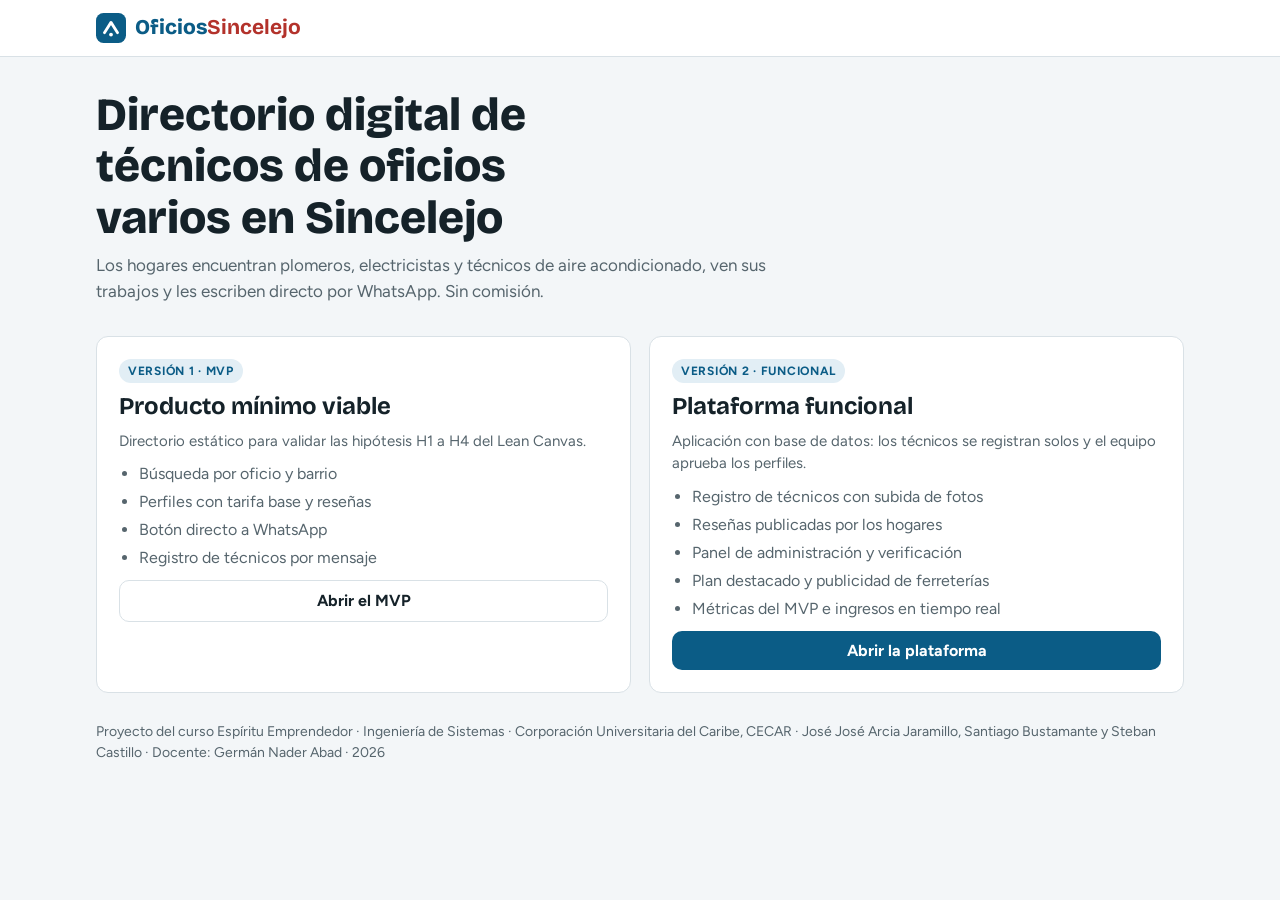
<file: index.html>
<!doctype html>
<html lang="es">
<head>
<meta charset="utf-8">
<meta name="viewport" content="width=device-width,initial-scale=1,viewport-fit=cover">
<title>OficiosSincelejo</title>
<meta name="description" content="Directorio digital de técnicos de oficios varios en Sincelejo. Proyecto de Espíritu Emprendedor, Ingeniería de Sistemas, CECAR.">
<link rel="preconnect" href="https://fonts.googleapis.com">
<link rel="stylesheet" href="https://fonts.googleapis.com/css2?family=Bricolage+Grotesque:opsz,wght@12..96,600;12..96,800&family=Figtree:wght@400;500;600;700&display=swap">
<link rel="stylesheet" href="app/css/styles.css">
<style>
  .cards{display:grid;grid-template-columns:repeat(auto-fit,minmax(280px,1fr));gap:18px;margin-top:26px}
  .v{background:var(--surface);border:1px solid var(--line);border-radius:var(--r);padding:22px;display:grid;gap:10px;align-content:start}
  .v h2{font-size:24px}
  .v ul{margin:0;padding-left:20px;color:var(--muted);display:grid;gap:4px}
  .tag{justify-self:start;font-size:12px;font-weight:700;letter-spacing:.06em;text-transform:uppercase;padding:3px 9px;border-radius:999px;background:var(--sucre-soft);color:var(--sucre)}
  .team{margin-top:28px;color:var(--muted);font-size:14px}
</style>
</head>
<body>
<header class="top"><div class="wrap topbar">
  <span class="brand"><svg width="30" height="30" viewBox="0 0 32 32" aria-hidden="true"><rect width="32" height="32" rx="8" fill="currentColor"/><path d="M9 21l7-11 7 11" stroke="#fff" stroke-width="3" fill="none" stroke-linecap="round" stroke-linejoin="round"/><circle cx="16" cy="23" r="2" fill="#fff"/></svg><span>Oficios<b>Sincelejo</b></span></span>
</div></header>
<main><div class="wrap">
  <div class="hero" style="padding-top:10px">
    <h1>Directorio digital de técnicos de oficios varios en Sincelejo</h1>
    <p>Los hogares encuentran plomeros, electricistas y técnicos de aire acondicionado, ven sus trabajos y les escriben directo por WhatsApp. Sin comisión.</p>
  </div>
  <div class="cards">
    <section class="v">
      <span class="tag">Versión 1 · MVP</span>
      <h2>Producto mínimo viable</h2>
      <p class="note" style="font-size:15px">Directorio estático para validar las hipótesis H1 a H4 del Lean Canvas.</p>
      <ul><li>Búsqueda por oficio y barrio</li><li>Perfiles con tarifa base y reseñas</li><li>Botón directo a WhatsApp</li><li>Registro de técnicos por mensaje</li></ul>
      <a class="btn btn-ghost" href="mvp/index.html">Abrir el MVP</a>
    </section>
    <section class="v">
      <span class="tag">Versión 2 · Funcional</span>
      <h2>Plataforma funcional</h2>
      <p class="note" style="font-size:15px">Aplicación con base de datos: los técnicos se registran solos y el equipo aprueba los perfiles.</p>
      <ul><li>Registro de técnicos con subida de fotos</li><li>Reseñas publicadas por los hogares</li><li>Panel de administración y verificación</li><li>Plan destacado y publicidad de ferreterías</li><li>Métricas del MVP e ingresos en tiempo real</li></ul>
      <a class="btn btn-pri" href="app/index.html">Abrir la plataforma</a>
    </section>
  </div>
  <p class="team">Proyecto del curso Espíritu Emprendedor · Ingeniería de Sistemas · Corporación Universitaria del Caribe, CECAR · José José Arcia Jaramillo, Santiago Bustamante y Steban Castillo · Docente: Germán Nader Abad · 2026</p>
</div></main>
</body>
</html>
</file>
<file: app/css/styles.css>
/* OficiosSincelejo · hoja de estilos de la app funcional */
:root{
  --bg:#F3F6F8; --surface:#FFFFFF; --ink:#152229; --muted:#56656D; --line:#D9E1E6;
  --sucre:#0B5C86; --sucre-soft:#E2EEF5; --corozo:#B3322B; --corozo-soft:#FBE9E7; --wa:#1E8A4B; --wa-ink:#FFFFFF; --star:#C98A0C;
  --ok-soft:#E3F3E9; --warn-soft:#FFF4D6; --warn-ink:#6B4B00;
  --display:"Bricolage Grotesque","Trebuchet MS",system-ui,sans-serif;
  --body:"Figtree","Segoe UI",system-ui,sans-serif;
  --r:12px;
}
@media (prefers-color-scheme: dark){:root:not([data-theme="light"]){
  --bg:#0F171B; --surface:#172329; --ink:#E6EEF2; --muted:#9AAAB2; --line:#2A3A42;
  --sucre:#5DB3E0; --sucre-soft:#17313F; --corozo:#E06A5F; --corozo-soft:#3A1D1A; --wa:#2FA862; --wa-ink:#06200F; --star:#E9B341;
  --ok-soft:#173326; --warn-soft:#3A2F12; --warn-ink:#F3D58A; color-scheme:dark}}

*{box-sizing:border-box}
[hidden]{display:none!important}
.sr{position:absolute;width:1px;height:1px;overflow:hidden;clip:rect(0 0 0 0);white-space:nowrap}
html{-webkit-text-size-adjust:100%}
body{margin:0;background:var(--bg);color:var(--ink);font-family:var(--body);font-size:16px;line-height:1.5}
img{max-width:100%}
.wrap{max-width:1120px;margin:0 auto;padding-left:max(16px,env(safe-area-inset-left,0px));padding-right:max(16px,env(safe-area-inset-right,0px))}
h1,h2,h3{font-family:var(--display);text-wrap:balance;margin:0;line-height:1.12}
a{color:var(--sucre)}
button,input,select,textarea{font:inherit;color:inherit}
:focus-visible{outline:3px solid var(--sucre);outline-offset:2px}
code{font-size:.9em;background:rgba(0,0,0,.06);padding:1px 5px;border-radius:4px}

.banner{font-size:14px}
.banner .wrap{padding-block:9px}
.banner.demo{background:var(--warn-soft);color:var(--warn-ink)}
.banner.err{background:var(--corozo-soft);color:var(--corozo)}

header.top{background:var(--surface);border-bottom:1px solid var(--line)}
.topbar{display:flex;align-items:center;justify-content:space-between;gap:12px;flex-wrap:wrap;padding-block:12px}
.brand{display:flex;align-items:center;gap:9px;font-family:var(--display);font-weight:800;font-size:21px;color:var(--sucre);text-decoration:none}
.brand b{color:var(--corozo)}
.nav{display:flex;gap:4px;flex-wrap:wrap}
.nav a{padding:7px 12px;border-radius:999px;text-decoration:none;color:var(--ink);font-weight:600;font-size:15px}
.nav a[aria-current="page"]{background:var(--sucre-soft);color:var(--sucre)}

.hero{padding-block:28px 6px;display:grid;gap:10px}
.hero h1{font-size:clamp(28px,5vw,46px);font-weight:800;max-width:20ch}
.hero p{margin:0;color:var(--muted);max-width:62ch;font-size:17px}
.pills{display:flex;flex-wrap:wrap;gap:8px}
.pill{font-size:13px;font-weight:600;padding:4px 10px;border-radius:999px;background:var(--sucre-soft);color:var(--sucre)}

.search{position:sticky;top:env(safe-area-inset-top,0px);z-index:5;background:var(--bg);border-bottom:1px solid var(--line);margin-top:18px}
.search .wrap{padding-block:12px;display:grid;gap:10px}
.oficios{display:flex;gap:8px;overflow-x:auto;padding-bottom:2px;scrollbar-width:thin}
.of{flex:0 0 auto;display:flex;align-items:center;gap:6px;border:1.5px solid var(--line);background:var(--surface);border-radius:999px;padding:7px 13px;font-weight:600;cursor:pointer}
.of svg{width:18px;height:18px}
.of[aria-pressed="true"]{background:var(--sucre);border-color:var(--sucre);color:var(--surface)}
.row{display:flex;flex-wrap:wrap;gap:10px;align-items:center}
.row label{font-size:13px;font-weight:600;color:var(--muted)}
select,input[type=text],input[type=tel],input[type=number],input[type=email],input[type=password],input[type=search],textarea{background:var(--surface);border:1.5px solid var(--line);border-radius:10px;padding:9px 12px;min-width:0;width:100%}
.row select,.row input{width:auto;flex:1 1 160px}
textarea{resize:vertical;min-height:90px}
.count{font-size:14px;color:var(--muted);margin-left:auto}

main{padding-block:22px 44px}
.grid{display:grid;grid-template-columns:repeat(auto-fill,minmax(280px,1fr));gap:16px}
.card{background:var(--surface);border:1px solid var(--line);border-radius:var(--r);display:flex;flex-direction:column;overflow:hidden;min-width:0}
.thumbs{display:grid;grid-template-columns:repeat(3,1fr);gap:2px;background:var(--line)}
.thumb{aspect-ratio:1/1;width:100%;max-width:100%;object-fit:cover;display:grid;place-items:center;color:#fff}
.thumb.ph svg{width:34%;height:34%;opacity:.85}
.cbody{padding:14px 16px 16px;display:grid;gap:7px;flex:1}
.name{display:flex;align-items:baseline;justify-content:space-between;gap:8px}
.name h3{font-size:19px}
.verif{font-size:12px;font-weight:700;color:var(--wa);white-space:nowrap}
.meta{font-size:14px;color:var(--muted)}
.stars{color:var(--star);font-weight:700;font-variant-numeric:tabular-nums}
.price{font-weight:700;font-variant-numeric:tabular-nums}
.price small{font-weight:500;color:var(--muted)}
.actions{display:flex;gap:8px;margin-top:auto;padding-top:6px}
.btn{border:0;border-radius:10px;padding:10px 14px;font-weight:700;cursor:pointer;display:inline-flex;align-items:center;justify-content:center;gap:8px;text-decoration:none;line-height:1.2}
.btn:disabled{opacity:.55;cursor:not-allowed}
.btn-wa{background:var(--wa);color:var(--wa-ink);flex:1}
.btn-pri{background:var(--sucre);color:var(--surface)}
.btn-ghost{background:transparent;border:1.5px solid var(--line);color:var(--ink)}
.btn-bad{background:transparent;border:1.5px solid var(--corozo);color:var(--corozo)}
.btn svg{width:18px;height:18px}
.btn.sm{padding:7px 11px;font-size:14px}
.empty{background:var(--surface);border:1px dashed var(--line);border-radius:var(--r);padding:28px;text-align:center;color:var(--muted)}
.loading{color:var(--muted);padding:20px 0}

/* Panel de perfil */
.ov{position:fixed;inset:0;background:rgba(5,15,20,.55);z-index:20;display:flex;justify-content:flex-end}
.panel{background:var(--bg);width:min(580px,100%);height:100%;overflow-y:auto;padding:20px max(18px,env(safe-area-inset-right,0px)) calc(28px + env(safe-area-inset-bottom,0px)) 18px;display:grid;gap:16px;align-content:start}
.ph{display:flex;justify-content:space-between;align-items:start;gap:12px}
.ph h2{font-size:26px}
.close{background:var(--surface);border:1px solid var(--line);border-radius:999px;width:38px;height:38px;cursor:pointer;flex:0 0 auto;font-size:20px;line-height:1}
.facts{display:grid;grid-template-columns:repeat(3,1fr);gap:8px}
.fact{background:var(--surface);border:1px solid var(--line);border-radius:10px;padding:10px;min-width:0}
.fact b{display:block;font-size:18px;font-variant-numeric:tabular-nums}
.fact span{font-size:12px;color:var(--muted)}
.gal{display:grid;grid-template-columns:repeat(3,1fr);gap:6px}
.gal .thumb{border-radius:8px}
.gal a{display:block}
.sec h3{font-size:17px;margin-bottom:8px}
.rev{background:var(--surface);border:1px solid var(--line);border-radius:10px;padding:12px;display:grid;gap:4px}
.rev p{margin:0;overflow-wrap:anywhere}
.rev .who{font-size:13px;color:var(--muted)}
.msg{background:var(--surface);border:1px solid var(--line);border-radius:10px;padding:12px;font-size:14px;white-space:pre-wrap;overflow-wrap:anywhere}
.note{font-size:13px;color:var(--muted);margin:0}
.box{background:var(--surface);border:1px solid var(--line);border-radius:var(--r);padding:18px}

/* Formularios */
form{display:grid;gap:12px}
.f2{display:grid;grid-template-columns:1fr 1fr;gap:12px}
@media (max-width:520px){.f2{grid-template-columns:1fr}}
.fld{display:grid;gap:4px;min-width:0}
.fld>label,.lbl{font-size:13px;font-weight:600}
.checks{display:flex;flex-wrap:wrap;gap:6px}
.checks label{display:flex;align-items:center;gap:6px;border:1px solid var(--line);border-radius:999px;padding:5px 10px;font-size:14px;cursor:pointer;background:var(--surface)}
.consent{display:flex;gap:8px;align-items:flex-start;font-size:13px;color:var(--muted)}
.err{color:var(--corozo);font-size:14px;font-weight:600;margin:0}
.okmsg{background:var(--ok-soft);border-radius:10px;padding:14px}
.starpick{display:flex;gap:4px;flex-direction:row-reverse;justify-content:flex-end}
.starpick input{position:absolute;opacity:0;width:1px;height:1px}
.starpick label{font-size:28px;color:var(--line);cursor:pointer;line-height:1}
.starpick input:checked~label,.starpick label:hover,.starpick label:hover~label{color:var(--star)}
.starpick input:focus-visible+label{outline:3px solid var(--sucre);border-radius:4px}
.previews{display:grid;grid-template-columns:repeat(auto-fill,minmax(90px,1fr));gap:8px}
.previews figure{margin:0;position:relative}
.previews img{aspect-ratio:1/1;object-fit:cover;border-radius:8px;width:100%}
.previews button{position:absolute;top:4px;right:4px;border:0;border-radius:999px;width:26px;height:26px;background:rgba(0,0,0,.65);color:#fff;cursor:pointer}
.two{display:grid;grid-template-columns:minmax(0,1fr) minmax(0,1.3fr);gap:28px;align-items:start}
@media (max-width:820px){.two{grid-template-columns:1fr}}
.steps{margin:12px 0 0;padding-left:20px;color:var(--muted);display:grid;gap:6px}

/* Administración */
.tabs{display:flex;gap:6px;flex-wrap:wrap;border-bottom:1px solid var(--line);margin-bottom:18px}
.tab{background:none;border:0;border-bottom:3px solid transparent;padding:10px 12px;font-weight:700;cursor:pointer;color:var(--muted)}
.tab[aria-selected="true"]{color:var(--sucre);border-bottom-color:var(--sucre)}
.badge{display:inline-block;min-width:22px;padding:1px 7px;border-radius:999px;background:var(--corozo);color:#fff;font-size:12px;text-align:center;margin-left:4px}
.admin-list{display:grid;gap:12px}
.arow{background:var(--surface);border:1px solid var(--line);border-radius:var(--r);padding:14px;display:grid;grid-template-columns:120px minmax(0,1fr) auto;gap:14px;align-items:start}
@media (max-width:700px){.arow{grid-template-columns:1fr}}
.arow .mini{display:grid;grid-template-columns:repeat(2,1fr);gap:3px}
.arow .mini .thumb{border-radius:6px}
.arow .acts{display:flex;flex-direction:column;gap:6px}
@media (max-width:700px){.arow .acts{flex-direction:row;flex-wrap:wrap}}
.state{display:inline-block;font-size:12px;font-weight:700;padding:2px 8px;border-radius:999px}
.state.pendiente{background:var(--warn-soft);color:var(--warn-ink)}
.state.aprobado,.state.publicada{background:var(--ok-soft);color:var(--wa)}
.state.rechazado,.state.oculta{background:var(--corozo-soft);color:var(--corozo)}
.kpis{display:grid;grid-template-columns:repeat(auto-fill,minmax(180px,1fr));gap:12px;margin-bottom:18px}
.kpi{background:var(--surface);border:1px solid var(--line);border-radius:var(--r);padding:14px}
.kpi b{display:block;font-family:var(--display);font-size:32px;font-variant-numeric:tabular-nums}
.kpi span{font-size:13px;color:var(--muted)}
.kpi small{display:block;margin-top:4px;font-size:12px;font-weight:700}
.kpi small.ok{color:var(--wa)} .kpi small.no{color:var(--corozo)}
.tblwrap{overflow-x:auto;background:var(--surface);border:1px solid var(--line);border-radius:var(--r)}
table{border-collapse:collapse;width:100%;font-size:14px}
th,td{text-align:left;padding:9px 12px;border-bottom:1px solid var(--line);font-variant-numeric:tabular-nums}
th{font-size:12px;text-transform:uppercase;letter-spacing:.05em;color:var(--muted)}
.bar{height:8px;border-radius:4px;background:var(--sucre);min-width:2px}

footer{padding-block:24px;color:var(--muted);font-size:13px;border-top:1px solid var(--line)}
.toast{position:fixed;left:50%;transform:translateX(-50%);bottom:calc(20px + env(safe-area-inset-bottom,0px));background:var(--ink);color:var(--bg);padding:10px 16px;border-radius:10px;font-weight:600;z-index:40;max-width:calc(100% - 32px)}
.toast.bad{background:var(--corozo);color:#fff}
@media (prefers-reduced-motion:no-preference){.card{transition:transform .15s}.card:hover{transform:translateY(-2px)}}

/* Celular: buscador no fijo, filtros a todo el ancho */
@media (max-width:640px){
  .search{position:static}
  .row label{position:absolute;width:1px;height:1px;overflow:hidden;clip:rect(0 0 0 0);white-space:nowrap}
  .row select,.row input{flex:1 1 100%}
  .count{margin-left:0}
  .nav a{padding:6px 10px;font-size:14px}
  .facts{grid-template-columns:repeat(3,minmax(0,1fr))}
  .fact b{font-size:16px}
}

/* Monetización: destacados, publicidad y planes */
.card.dest{border:2px solid var(--star);box-shadow:0 4px 18px rgba(201,138,12,.18)}
.badge-dest{display:inline-block;justify-self:start;font-size:12px;font-weight:800;letter-spacing:.03em;padding:3px 9px;border-radius:999px;background:var(--star);color:#fff}
.ad{background:var(--surface);border:1.5px dashed var(--line);border-radius:var(--r);overflow:hidden;display:flex;flex-direction:column;min-width:0}
.ad-img{width:100%;aspect-ratio:16/9;object-fit:cover}
.ad-body{padding:14px 16px 16px;display:grid;gap:6px;align-content:start}
.ad-tag{justify-self:start;font-size:11px;font-weight:700;letter-spacing:.08em;text-transform:uppercase;color:var(--muted);border:1px solid var(--line);border-radius:4px;padding:1px 6px}
.ad-name{font-family:var(--display);font-size:18px}
.ad-msg{margin:0;color:var(--muted);font-size:14px}
.ad .btn{justify-self:start}
.plans{display:grid;grid-template-columns:repeat(auto-fit,minmax(280px,1fr));gap:16px}
.plan{background:var(--surface);border:1px solid var(--line);border-radius:var(--r);padding:20px;display:grid;gap:10px;align-content:start;min-width:0}
.plan.featured{border:2px solid var(--sucre)}
.plan h3{font-size:21px}
.plan .price{font-family:var(--display);font-size:30px;font-weight:800;font-variant-numeric:tabular-nums}
.plan .price small{font-family:var(--body);font-size:14px;font-weight:500;color:var(--muted)}
.plan ul{margin:0;padding-left:20px;display:grid;gap:5px}
.plan .btn{justify-self:start}
.plan-tag{justify-self:start;font-size:12px;font-weight:700;letter-spacing:.06em;text-transform:uppercase;padding:3px 9px;border-radius:999px;background:var(--sucre-soft);color:var(--sucre)}
.payform{grid-column:1/-1;background:var(--bg);border:1px solid var(--line);border-radius:10px;padding:12px;display:flex;flex-wrap:wrap;gap:10px;align-items:end}
.payform .fld{flex:1 1 140px}
.payform select,.payform input{width:100%}
.dest-line{font-size:13px;font-weight:700;color:var(--star)}
/* Validación del piloto */
.pilgrid{display:grid;grid-template-columns:repeat(auto-fit,minmax(260px,1fr));gap:16px;margin-bottom:16px}
.pil .fld{margin-bottom:10px}
</file>
